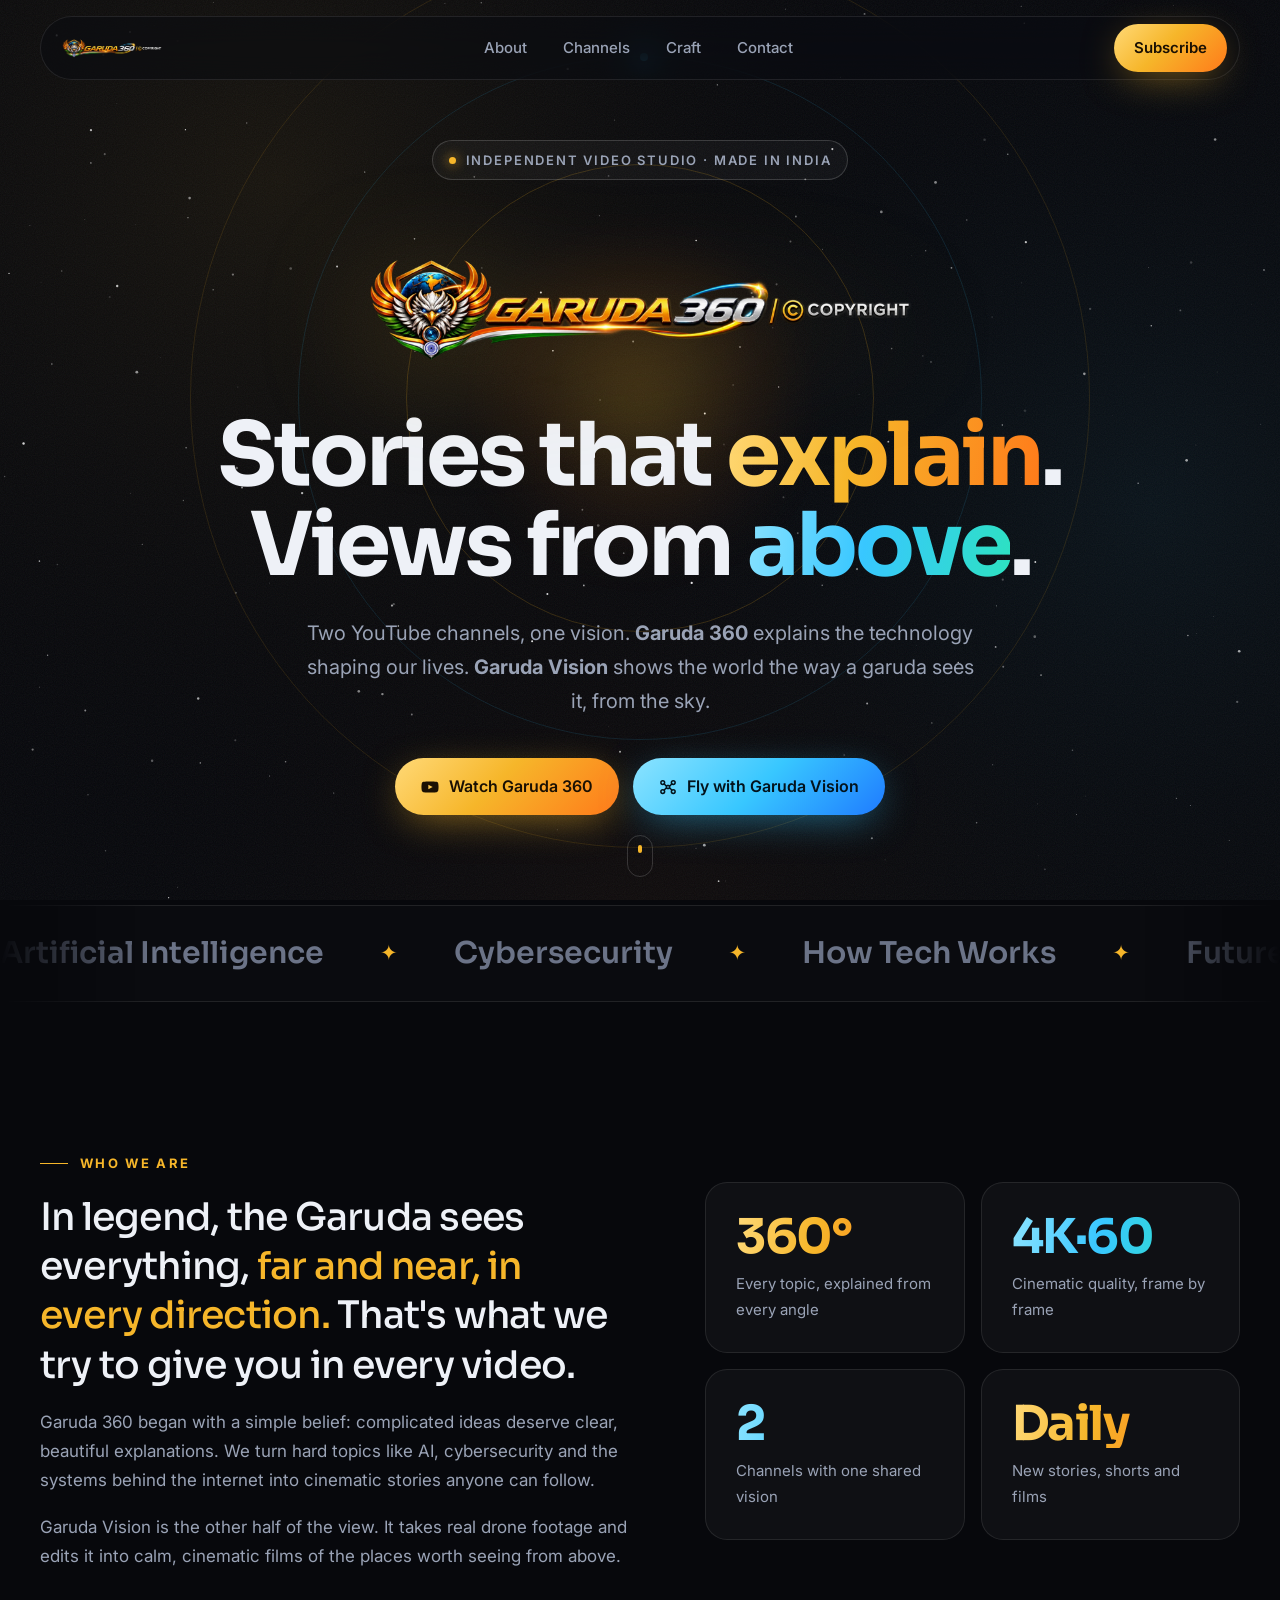
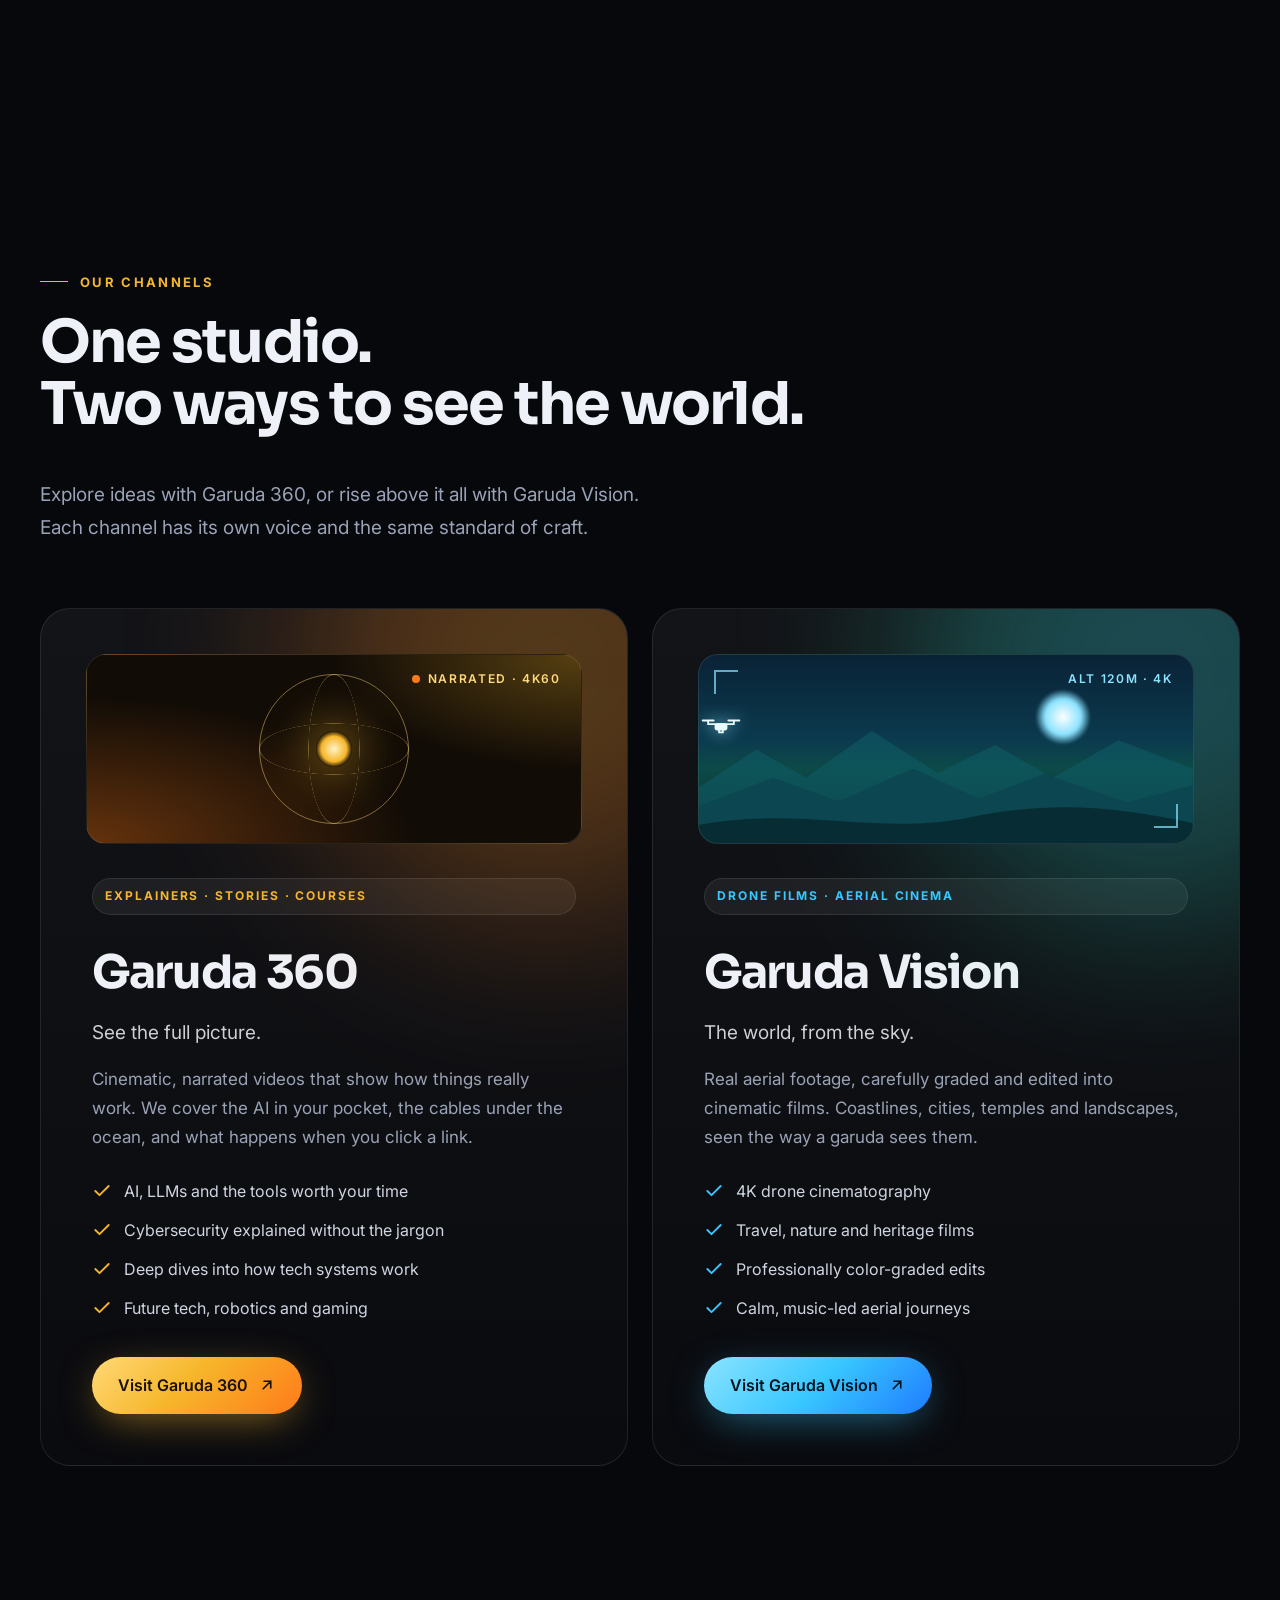
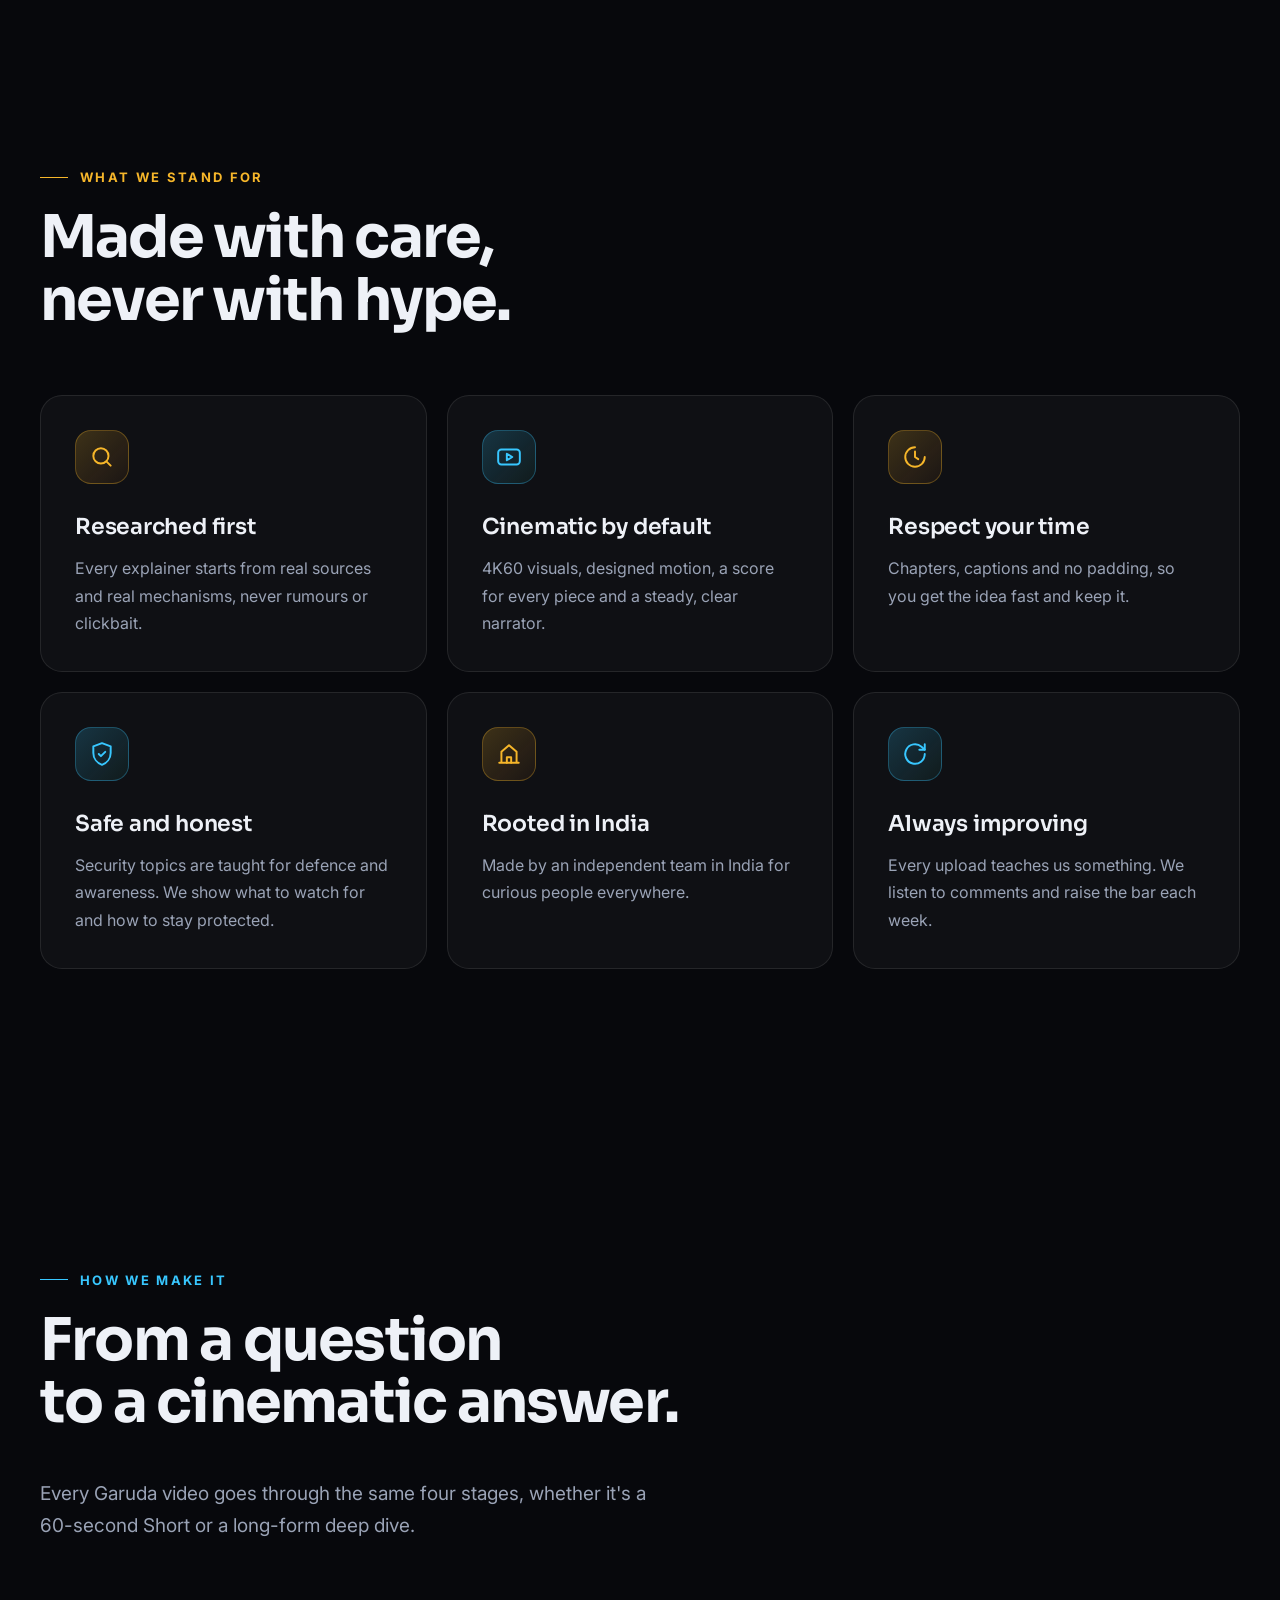
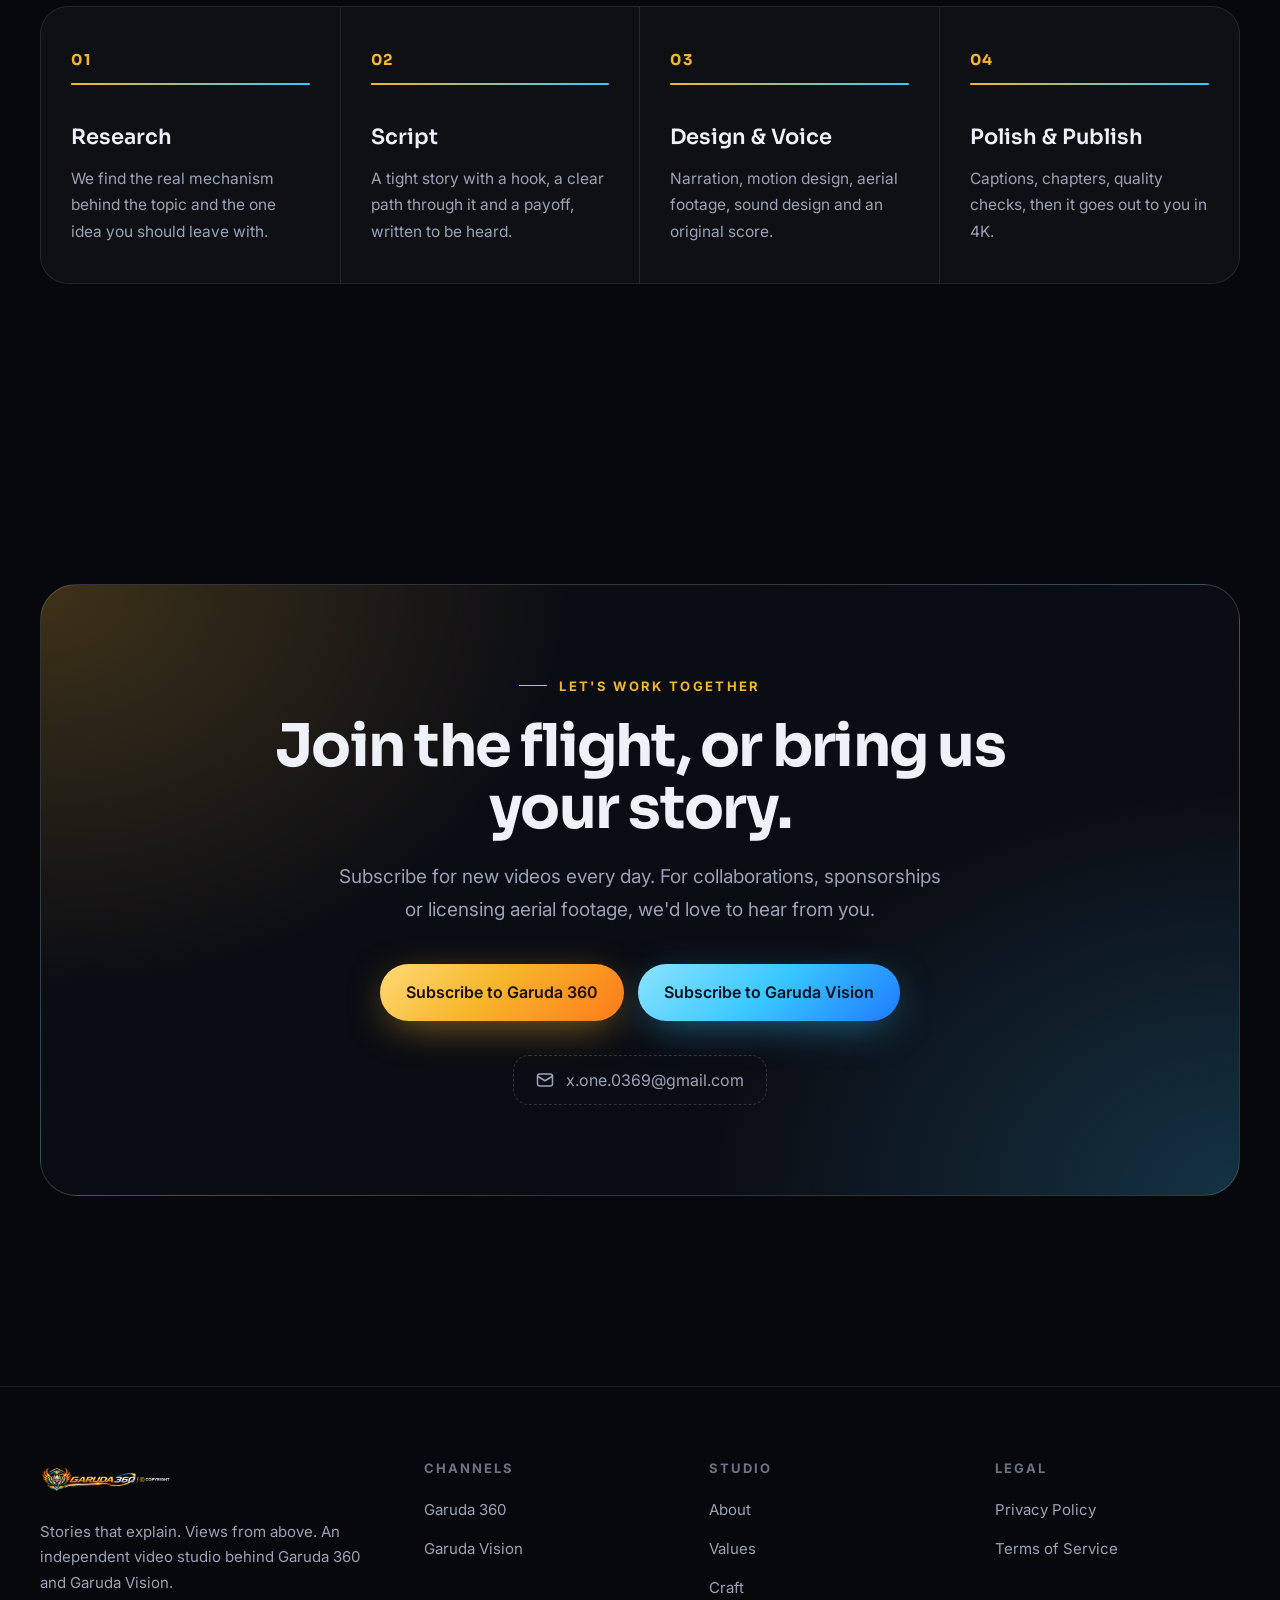
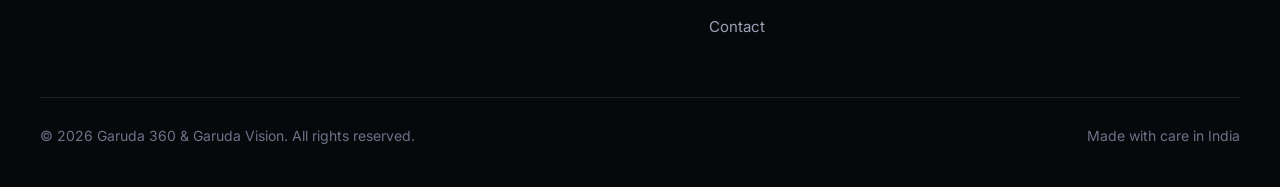
<file: index.html>
<!doctype html>
<html lang="en">
<head>
<meta charset="utf-8">
<meta name="viewport" content="width=device-width,initial-scale=1,viewport-fit=cover">
<title>Garuda 360 &amp; Garuda Vision: Stories that explain. Views from above.</title>
<meta name="description" content="Garuda 360 and Garuda Vision are two YouTube channels from one independent studio: cinematic explainers on technology, AI and cybersecurity, and cinematic drone films from above.">
<meta name="theme-color" content="#07080c">
<meta property="og:type" content="website">
<meta property="og:title" content="Garuda 360 & Garuda Vision">
<meta property="og:description" content="Stories that explain the world. Views from above.">
<meta property="og:image" content="assets/og.png">
<meta name="twitter:card" content="summary_large_image">
<link rel="icon" type="image/png" href="assets/favicon.png">
<link rel="apple-touch-icon" href="assets/favicon.png">
<link rel="preconnect" href="https://fonts.googleapis.com">
<link rel="preconnect" href="https://fonts.gstatic.com" crossorigin>
<link href="https://fonts.googleapis.com/css2?family=Inter:wght@400;500;600;700&family=Sora:wght@500;600;700&display=swap" rel="stylesheet">
<link rel="stylesheet" href="css/style.css">
</head>
<body>
<canvas id="sky" aria-hidden="true"></canvas>
<div class="grain" aria-hidden="true"></div>

<!-- ============ NAV ============ -->
<header class="nav" id="nav">
  <div class="wrap bar">
    <a class="brand" href="#top" aria-label="Garuda 360 home"><img src="assets/logo.png" alt="Garuda 360"></a>
    <nav class="links" id="links">
      <a href="#about">About</a>
      <a href="#channels">Channels</a>
      <a href="#craft">Craft</a>
      <a href="#contact">Contact</a>
    </nav>
    <a class="btn btn-gold cta" data-link="garuda360" href="https://www.youtube.com/channel/UCZ1MWcl46VDxFjN_WzUPRsQ?sub_confirmation=1" target="_blank" rel="noopener">Subscribe</a>
    <button class="burger" id="burger" aria-label="Open menu" aria-expanded="false"><span></span><span></span><span></span></button>
  </div>
</header>

<main id="top">
<!-- ============ HERO ============ -->
<section class="hero">
  <div class="halo" aria-hidden="true"><i></i><i></i><i></i><b></b></div>
  <div class="wrap">
    <span class="eyebrow rv"><span class="dot"></span>Independent video studio · Made in India</span>
    <img class="hero-logo rv d1" src="assets/logo.png" alt="Garuda 360 emblem">
    <h1 class="rv d2">Stories that <span class="grad-gold">explain</span>.<br>Views from <span class="grad-sky">above</span>.</h1>
    <p class="sub rv d3">Two YouTube channels, one vision. <b>Garuda 360</b> explains the technology shaping our lives. <b>Garuda Vision</b> shows the world the way a garuda sees it, from the sky.</p>
    <div class="actions rv d3">
      <a class="btn btn-gold" data-link="garuda360" href="https://www.youtube.com/channel/UCZ1MWcl46VDxFjN_WzUPRsQ" target="_blank" rel="noopener">
        <svg viewBox="0 0 24 24" fill="currentColor"><path d="M23 7.2a3 3 0 0 0-2.1-2.1C19 4.6 12 4.6 12 4.6s-7 0-8.9.5A3 3 0 0 0 1 7.2 31 31 0 0 0 .6 12a31 31 0 0 0 .4 4.8 3 3 0 0 0 2.1 2.1c1.9.5 8.9.5 8.9.5s7 0 8.9-.5a3 3 0 0 0 2.1-2.1 31 31 0 0 0 .4-4.8 31 31 0 0 0-.4-4.8ZM9.8 15V9l5.8 3-5.8 3Z"/></svg>
        Watch Garuda 360</a>
      <a class="btn btn-sky" data-link="garudaVision" href="https://www.youtube.com/@GarudaVision" target="_blank" rel="noopener">
        <svg viewBox="0 0 24 24" fill="none" stroke="currentColor" stroke-width="2" stroke-linecap="round"><circle cx="5" cy="6" r="2.5"/><circle cx="19" cy="6" r="2.5"/><circle cx="5" cy="18" r="2.5"/><circle cx="19" cy="18" r="2.5"/><path d="M7 8l3 3m4 0 3-3M7 16l3-3m4 0 3 3"/><rect x="10" y="10" width="4" height="4" rx="1"/></svg>
        Fly with Garuda Vision</a>
    </div>
  </div>
  <a class="scroll-cue" href="#about" aria-label="Scroll down"></a>
</section>

<div class="marquee" aria-hidden="true">
  <div class="track">
    <span>Artificial Intelligence</span><span>Cybersecurity</span><span>How Tech Works</span><span>Future Tech</span><span>Aerial Cinema</span><span>Landscapes from Above</span><span>Robotics</span><span>Gaming Tech</span>
    <span>Artificial Intelligence</span><span>Cybersecurity</span><span>How Tech Works</span><span>Future Tech</span><span>Aerial Cinema</span><span>Landscapes from Above</span><span>Robotics</span><span>Gaming Tech</span>
  </div>
</div>

<!-- ============ ABOUT ============ -->
<section id="about">
  <div class="wrap manifesto">
    <div>
      <div class="kicker rv">Who we are</div>
      <blockquote class="rv d1">In legend, the Garuda sees everything, <em>far and near, in every direction.</em> That's what we try to give you in every video.</blockquote>
      <p class="rv d2">Garuda 360 began with a simple belief: complicated ideas deserve clear, beautiful explanations. We turn hard topics like AI, cybersecurity and the systems behind the internet into cinematic stories anyone can follow.</p>
      <p class="rv d2">Garuda Vision is the other half of the view. It takes real drone footage and edits it into calm, cinematic films of the places worth seeing from above.</p>
    </div>
    <div class="stats">
      <div class="stat rv"><b class="grad-gold">360°</b><span>Every topic, explained from every angle</span></div>
      <div class="stat rv d1"><b class="grad-sky">4K·60</b><span>Cinematic quality, frame by frame</span></div>
      <div class="stat rv d2"><b class="grad-sky">2</b><span>Channels with one shared vision</span></div>
      <div class="stat rv d3"><b class="grad-gold">Daily</b><span>New stories, shorts and films</span></div>
    </div>
  </div>
</section>

<!-- ============ CHANNELS ============ -->
<section id="channels">
  <div class="wrap">
    <div class="head">
      <div>
        <div class="kicker rv">Our channels</div>
        <h2 class="rv d1">One studio.<br>Two ways to see the world.</h2>
      </div>
      <p class="lede rv d2">Explore ideas with Garuda 360, or rise above it all with Garuda Vision. Each channel has its own voice and the same standard of craft.</p>
    </div>

    <div class="channels">
      <!-- Garuda 360 -->
      <article class="ch c360 rv" data-tilt>
        <div class="glow"></div>
        <div class="visual v360" aria-hidden="true">
          <div class="orb"><i></i></div>
          <div class="bars"><span style="animation-delay:-.2s"></span><span style="animation-delay:-.6s"></span><span style="animation-delay:-.1s"></span><span style="animation-delay:-.9s"></span><span style="animation-delay:-.4s"></span><span style="animation-delay:-.7s"></span><span style="animation-delay:-.3s"></span></div>
          <div class="rec">NARRATED · 4K60</div>
        </div>
        <span class="label">Explainers · Stories · Courses</span>
        <h3>Garuda 360</h3>
        <div class="tagline">See the full picture.</div>
        <p class="desc">Cinematic, narrated videos that show how things really work. We cover the AI in your pocket, the cables under the ocean, and what happens when you click a link.</p>
        <ul>
          <li><svg viewBox="0 0 24 24" fill="none" stroke="currentColor" stroke-width="2.2" stroke-linecap="round" stroke-linejoin="round"><path d="M20 6 9 17l-5-5"/></svg>AI, LLMs and the tools worth your time</li>
          <li><svg viewBox="0 0 24 24" fill="none" stroke="currentColor" stroke-width="2.2" stroke-linecap="round" stroke-linejoin="round"><path d="M20 6 9 17l-5-5"/></svg>Cybersecurity explained without the jargon</li>
          <li><svg viewBox="0 0 24 24" fill="none" stroke="currentColor" stroke-width="2.2" stroke-linecap="round" stroke-linejoin="round"><path d="M20 6 9 17l-5-5"/></svg>Deep dives into how tech systems work</li>
          <li><svg viewBox="0 0 24 24" fill="none" stroke="currentColor" stroke-width="2.2" stroke-linecap="round" stroke-linejoin="round"><path d="M20 6 9 17l-5-5"/></svg>Future tech, robotics and gaming</li>
        </ul>
        <a class="btn btn-gold" data-link="garuda360" href="https://www.youtube.com/channel/UCZ1MWcl46VDxFjN_WzUPRsQ" target="_blank" rel="noopener">Visit Garuda 360
          <svg viewBox="0 0 24 24" fill="none" stroke="currentColor" stroke-width="2.2" stroke-linecap="round"><path d="M7 17 17 7M8 7h9v9"/></svg></a>
      </article>

      <!-- Garuda Vision -->
      <article class="ch cvis rv d1" data-tilt>
        <div class="glow"></div>
        <div class="visual vvis" aria-hidden="true">
          <div class="sun"></div>
          <svg class="terrain" viewBox="0 0 600 140" preserveAspectRatio="none">
            <path d="M0 80 L70 40 L130 70 L210 20 L290 65 L360 35 L430 70 L510 30 L600 60 V140 H0Z" fill="#0f5d68" opacity=".55"/>
            <path d="M0 100 L90 70 L170 95 L260 60 L340 92 L420 66 L520 96 L600 78 V140 H0Z" fill="#0c4650"/>
            <path d="M0 120 C120 100 220 132 330 112 S520 104 600 118 V140 H0Z" fill="#082c33"/>
          </svg>
          <svg class="drone" viewBox="0 0 48 24" fill="none" stroke="currentColor" stroke-width="2" stroke-linecap="round"><path d="M4 6h12M32 6h12M10 6v4h28V6"/><rect x="18" y="10" width="12" height="6" rx="2" fill="currentColor"/><path d="M22 16v3h4v-3"/></svg>
          <div class="hud"></div>
          <div class="alt">ALT 120M · 4K</div>
        </div>
        <span class="label">Drone films · Aerial cinema</span>
        <h3>Garuda Vision</h3>
        <div class="tagline">The world, from the sky.</div>
        <p class="desc">Real aerial footage, carefully graded and edited into cinematic films. Coastlines, cities, temples and landscapes, seen the way a garuda sees them.</p>
        <ul>
          <li><svg viewBox="0 0 24 24" fill="none" stroke="currentColor" stroke-width="2.2" stroke-linecap="round" stroke-linejoin="round"><path d="M20 6 9 17l-5-5"/></svg>4K drone cinematography</li>
          <li><svg viewBox="0 0 24 24" fill="none" stroke="currentColor" stroke-width="2.2" stroke-linecap="round" stroke-linejoin="round"><path d="M20 6 9 17l-5-5"/></svg>Travel, nature and heritage films</li>
          <li><svg viewBox="0 0 24 24" fill="none" stroke="currentColor" stroke-width="2.2" stroke-linecap="round" stroke-linejoin="round"><path d="M20 6 9 17l-5-5"/></svg>Professionally color-graded edits</li>
          <li><svg viewBox="0 0 24 24" fill="none" stroke="currentColor" stroke-width="2.2" stroke-linecap="round" stroke-linejoin="round"><path d="M20 6 9 17l-5-5"/></svg>Calm, music-led aerial journeys</li>
        </ul>
        <a class="btn btn-sky" data-link="garudaVision" href="https://www.youtube.com/@GarudaVision" target="_blank" rel="noopener">Visit Garuda Vision
          <svg viewBox="0 0 24 24" fill="none" stroke="currentColor" stroke-width="2.2" stroke-linecap="round"><path d="M7 17 17 7M8 7h9v9"/></svg></a>
      </article>
    </div>
  </div>
</section>

<!-- ============ VALUES ============ -->
<section id="values">
  <div class="wrap">
    <div class="head">
      <div>
        <div class="kicker rv">What we stand for</div>
        <h2 class="rv d1">Made with care,<br>never with hype.</h2>
      </div>
    </div>
    <div class="pillars">
      <div class="pillar rv"><div class="ic"><svg viewBox="0 0 24 24" fill="none" stroke="currentColor" stroke-width="1.8" stroke-linecap="round" stroke-linejoin="round"><circle cx="11" cy="11" r="7"/><path d="m20 20-3.5-3.5"/></svg></div><h3>Researched first</h3><p>Every explainer starts from real sources and real mechanisms, never rumours or clickbait.</p></div>
      <div class="pillar rv d1"><div class="ic"><svg viewBox="0 0 24 24" fill="none" stroke="currentColor" stroke-width="1.8" stroke-linecap="round" stroke-linejoin="round"><rect x="2" y="5" width="20" height="14" rx="3"/><path d="m10 9 5 3-5 3z"/></svg></div><h3>Cinematic by default</h3><p>4K60 visuals, designed motion, a score for every piece and a steady, clear narrator.</p></div>
      <div class="pillar rv d2"><div class="ic"><svg viewBox="0 0 24 24" fill="none" stroke="currentColor" stroke-width="1.8" stroke-linecap="round" stroke-linejoin="round"><path d="M12 3a9 9 0 1 0 9 9"/><path d="M12 7v5l3 2"/></svg></div><h3>Respect your time</h3><p>Chapters, captions and no padding, so you get the idea fast and keep it.</p></div>
      <div class="pillar rv"><div class="ic"><svg viewBox="0 0 24 24" fill="none" stroke="currentColor" stroke-width="1.8" stroke-linecap="round" stroke-linejoin="round"><path d="M12 2 4 5v6c0 5 3.4 9.3 8 11 4.6-1.7 8-6 8-11V5z"/><path d="m9 12 2 2 4-4"/></svg></div><h3>Safe and honest</h3><p>Security topics are taught for defence and awareness. We show what to watch for and how to stay protected.</p></div>
      <div class="pillar rv d1"><div class="ic"><svg viewBox="0 0 24 24" fill="none" stroke="currentColor" stroke-width="1.8" stroke-linecap="round" stroke-linejoin="round"><path d="M3 20h18M5 20V10l7-6 7 6v10"/><path d="M10 20v-5h4v5"/></svg></div><h3>Rooted in India</h3><p>Made by an independent team in India for curious people everywhere.</p></div>
      <div class="pillar rv d2"><div class="ic"><svg viewBox="0 0 24 24" fill="none" stroke="currentColor" stroke-width="1.8" stroke-linecap="round" stroke-linejoin="round"><path d="M21 12a9 9 0 1 1-3-6.7L21 8"/><path d="M21 3v5h-5"/></svg></div><h3>Always improving</h3><p>Every upload teaches us something. We listen to comments and raise the bar each week.</p></div>
    </div>
  </div>
</section>

<!-- ============ CRAFT ============ -->
<section id="craft">
  <div class="wrap">
    <div class="head">
      <div>
        <div class="kicker sky rv">How we make it</div>
        <h2 class="rv d1">From a question<br>to a cinematic answer.</h2>
      </div>
      <p class="lede rv d2">Every Garuda video goes through the same four stages, whether it's a 60-second Short or a long-form deep dive.</p>
    </div>
    <div class="steps rv" id="steps">
      <div class="step"><div class="line"></div><h4>Research</h4><p>We find the real mechanism behind the topic and the one idea you should leave with.</p></div>
      <div class="step"><div class="line"></div><h4>Script</h4><p>A tight story with a hook, a clear path through it and a payoff, written to be heard.</p></div>
      <div class="step"><div class="line"></div><h4>Design &amp; Voice</h4><p>Narration, motion design, aerial footage, sound design and an original score.</p></div>
      <div class="step"><div class="line"></div><h4>Polish &amp; Publish</h4><p>Captions, chapters, quality checks, then it goes out to you in 4K.</p></div>
    </div>
  </div>
</section>

<!-- ============ CONTACT ============ -->
<section id="contact">
  <div class="wrap">
    <div class="cta-card rv">
      <div class="kicker rv" style="justify-content:center">Let's work together</div>
      <h2>Join the flight, or bring us your story.</h2>
      <p class="lede">Subscribe for new videos every day. For collaborations, sponsorships or licensing aerial footage, we'd love to hear from you.</p>
      <div class="actions">
        <a class="btn btn-gold" data-link="garuda360" data-sub href="https://www.youtube.com/channel/UCZ1MWcl46VDxFjN_WzUPRsQ?sub_confirmation=1" target="_blank" rel="noopener">Subscribe to Garuda 360</a>
        <a class="btn btn-sky" data-link="garudaVision" data-sub href="https://www.youtube.com/@GarudaVision?sub_confirmation=1" target="_blank" rel="noopener">Subscribe to Garuda Vision</a>
      </div>
      <button class="mail" id="mail" type="button" aria-label="Copy email address">
        <svg viewBox="0 0 24 24" fill="none" stroke="currentColor" stroke-width="2" stroke-linecap="round" stroke-linejoin="round"><rect x="2" y="4" width="20" height="16" rx="3"/><path d="m22 7-10 6L2 7"/></svg>
        <span id="mailText"></span>
      </button>
    </div>
  </div>
</section>
</main>

<!-- ============ FOOTER ============ -->
<footer>
  <div class="wrap">
    <div class="foot">
      <div>
        <img src="assets/logo.png" alt="Garuda 360">
        <p>Stories that explain. Views from above. An independent video studio behind Garuda 360 and Garuda Vision.</p>
      </div>
      <div><h5>Channels</h5><ul>
        <li><a data-link="garuda360" href="https://www.youtube.com/channel/UCZ1MWcl46VDxFjN_WzUPRsQ" target="_blank" rel="noopener">Garuda 360</a></li>
        <li><a data-link="garudaVision" href="https://www.youtube.com/@GarudaVision" target="_blank" rel="noopener">Garuda Vision</a></li>
      </ul></div>
      <div><h5>Studio</h5><ul>
        <li><a href="#about">About</a></li><li><a href="#values">Values</a></li><li><a href="#craft">Craft</a></li><li><a href="#contact">Contact</a></li>
      </ul></div>
      <div><h5>Legal</h5><ul>
        <li><a href="privacy.html">Privacy Policy</a></li><li><a href="terms.html">Terms of Service</a></li>
      </ul></div>
    </div>
    <div class="legal"><span>© <span class="year">2026</span> Garuda 360 &amp; Garuda Vision. All rights reserved.</span><span>Made with care in India</span></div>
  </div>
</footer>

<div class="toast" id="toast">Email copied</div>
<script src="js/main.js"></script>
</body>
</html>
</file>
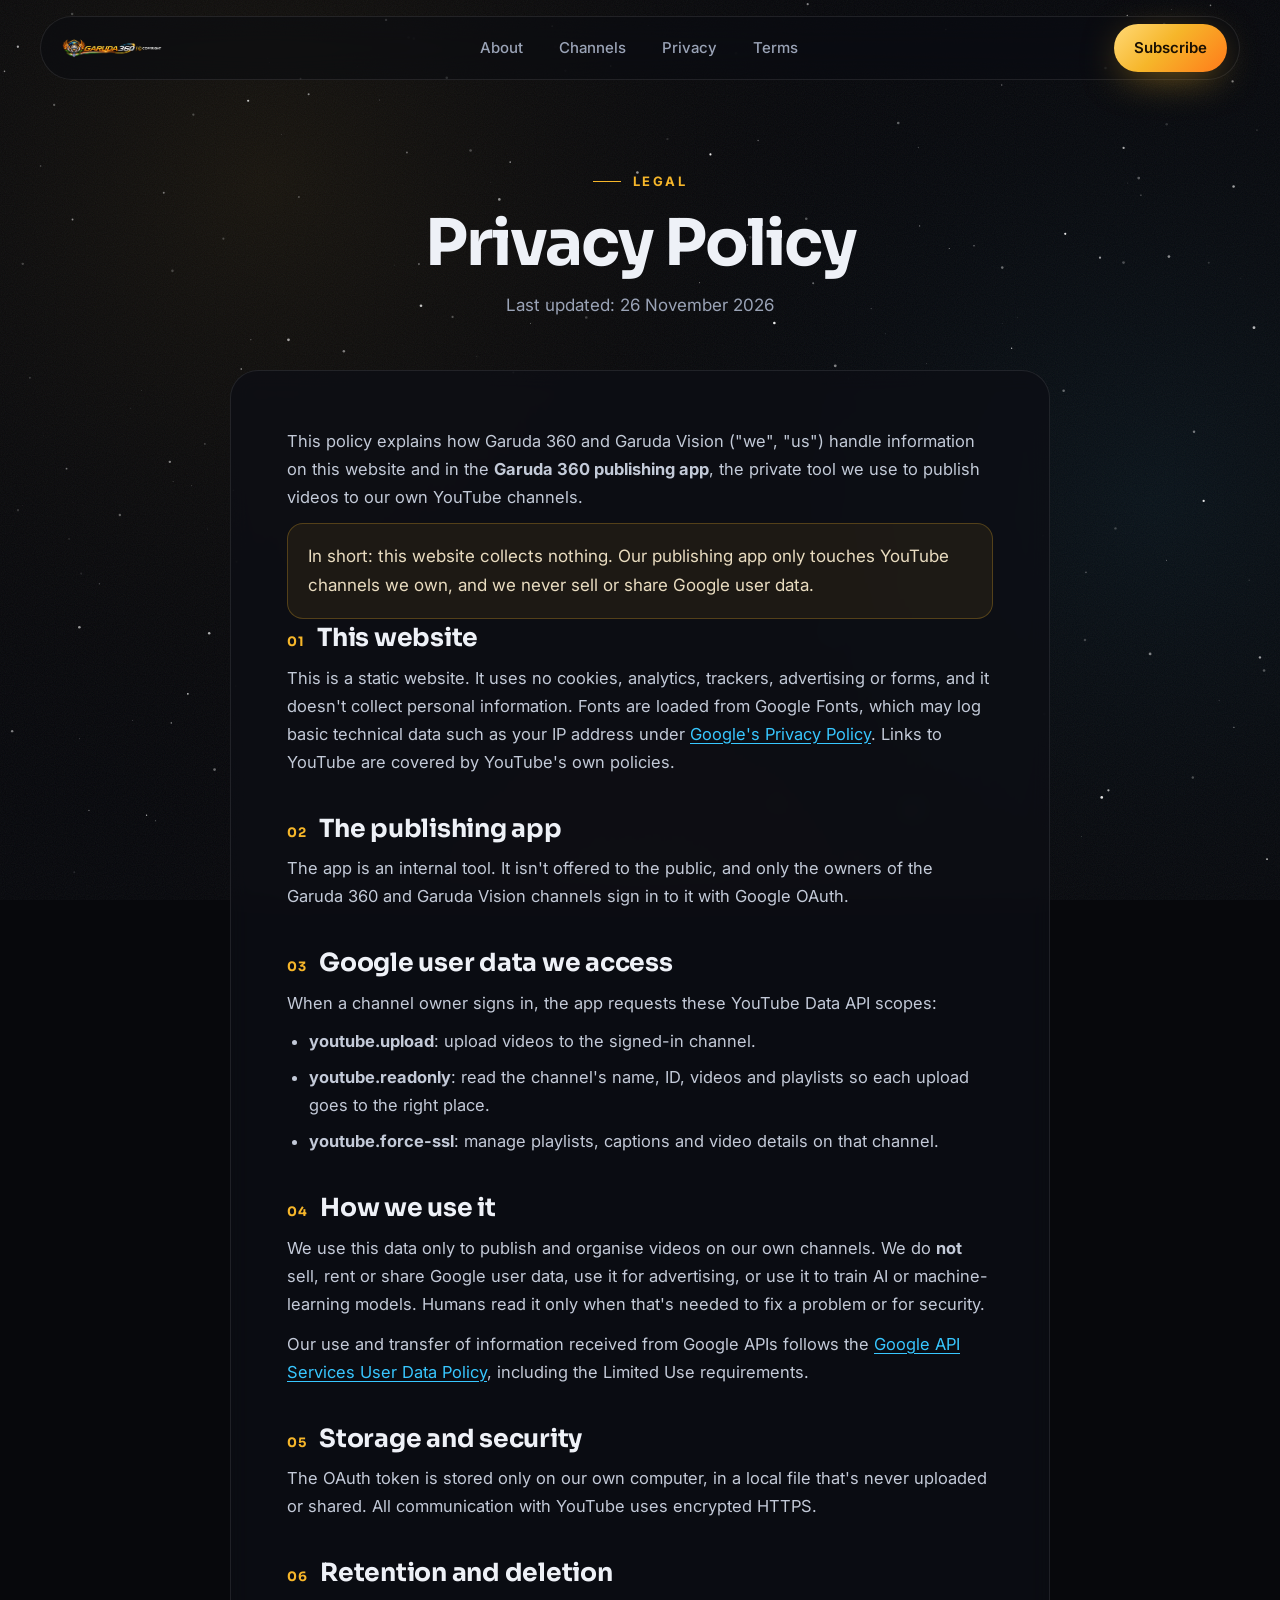
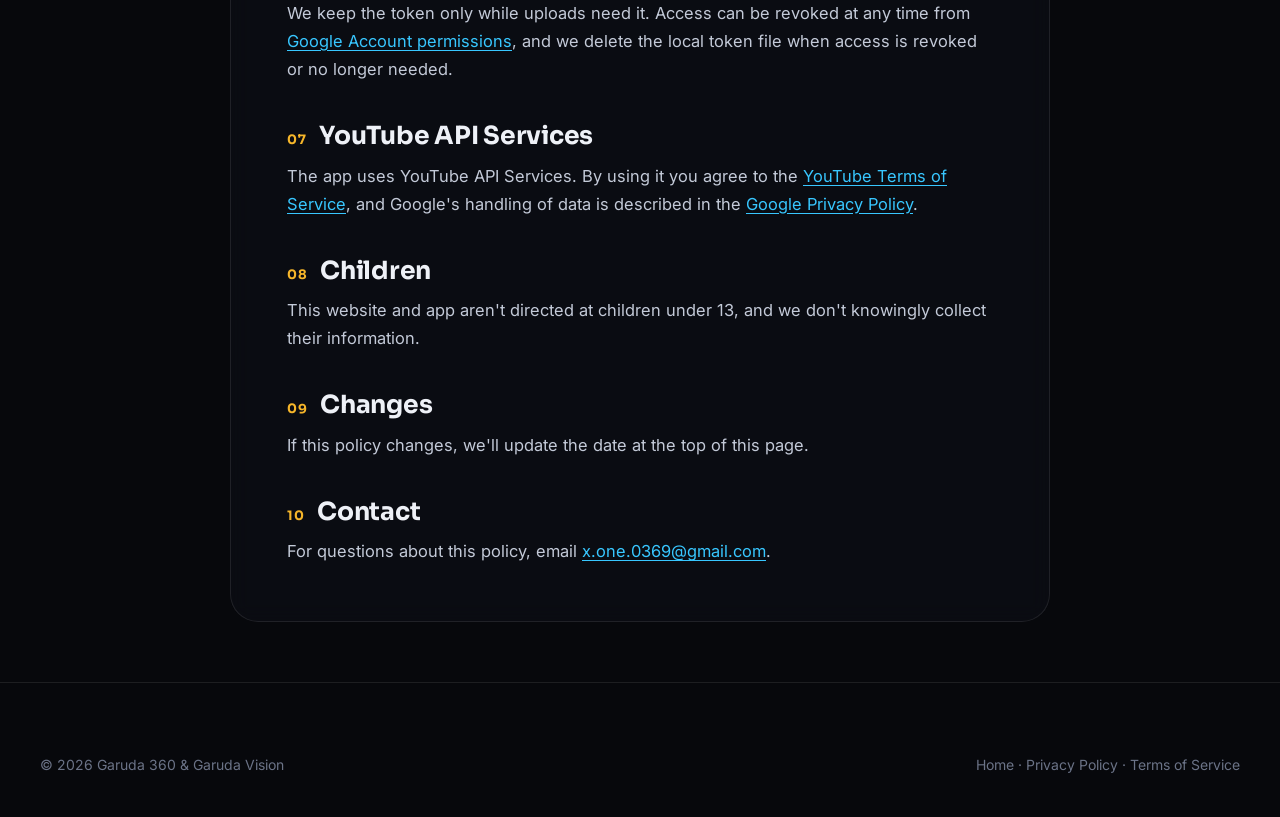
<file: privacy.html>
<!doctype html>
<html lang="en">
<head>
<meta charset="utf-8">
<meta name="viewport" content="width=device-width,initial-scale=1,viewport-fit=cover">
<title>Privacy Policy · Garuda 360 &amp; Garuda Vision</title>
<meta name="theme-color" content="#07080c">
<link rel="icon" type="image/png" href="assets/favicon.png">
<link rel="preconnect" href="https://fonts.googleapis.com">
<link rel="preconnect" href="https://fonts.gstatic.com" crossorigin>
<link href="https://fonts.googleapis.com/css2?family=Inter:wght@400;500;600;700&family=Sora:wght@500;600;700&display=swap" rel="stylesheet">
<link rel="stylesheet" href="css/style.css">
</head>
<body>
<canvas id="sky" aria-hidden="true"></canvas>
<div class="grain" aria-hidden="true"></div>
<header class="nav" id="nav">
  <div class="wrap bar">
    <a class="brand" href="index.html" aria-label="Home"><img src="assets/logo.png" alt="Garuda 360"></a>
    <nav class="links" id="links">
      <a href="index.html#about">About</a><a href="index.html#channels">Channels</a><a href="privacy.html">Privacy</a><a href="terms.html">Terms</a>
    </nav>
    <a class="btn btn-gold cta" data-link="garuda360" href="https://www.youtube.com/channel/UCZ1MWcl46VDxFjN_WzUPRsQ?sub_confirmation=1" target="_blank" rel="noopener">Subscribe</a>
    <button class="burger" id="burger" aria-label="Open menu" aria-expanded="false"><span></span><span></span><span></span></button>
  </div>
</header>
<main>
<div class="doc-hero wrap"><div class="kicker" style="justify-content:center">Legal</div><h1>Privacy Policy</h1><p>Last updated: 26 November 2026</p></div>
<article class="doc">
<p>This policy explains how Garuda 360 and Garuda Vision ("we", "us") handle information on this website and in the <b>Garuda 360 publishing app</b>, the private tool we use to publish videos to our own YouTube channels.</p>
<div class="note">In short: this website collects nothing. Our publishing app only touches YouTube channels we own, and we never sell or share Google user data.</div>
<h2><small>01</small>This website</h2>
<p>This is a static website. It uses no cookies, analytics, trackers, advertising or forms, and it doesn't collect personal information. Fonts are loaded from Google Fonts, which may log basic technical data such as your IP address under <a href="https://policies.google.com/privacy" target="_blank" rel="noopener">Google's Privacy Policy</a>. Links to YouTube are covered by YouTube's own policies.</p>
<h2><small>02</small>The publishing app</h2>
<p>The app is an internal tool. It isn't offered to the public, and only the owners of the Garuda 360 and Garuda Vision channels sign in to it with Google OAuth.</p>
<h2><small>03</small>Google user data we access</h2>
<p>When a channel owner signs in, the app requests these YouTube Data API scopes:</p>
<ul><li><b>youtube.upload</b>: upload videos to the signed-in channel.</li>
<li><b>youtube.readonly</b>: read the channel's name, ID, videos and playlists so each upload goes to the right place.</li>
<li><b>youtube.force-ssl</b>: manage playlists, captions and video details on that channel.</li></ul>
<h2><small>04</small>How we use it</h2>
<p>We use this data only to publish and organise videos on our own channels. We do <b>not</b> sell, rent or share Google user data, use it for advertising, or use it to train AI or machine-learning models. Humans read it only when that's needed to fix a problem or for security.</p>
<p>Our use and transfer of information received from Google APIs follows the <a href="https://developers.google.com/terms/api-services-user-data-policy" target="_blank" rel="noopener">Google API Services User Data Policy</a>, including the Limited Use requirements.</p>
<h2><small>05</small>Storage and security</h2>
<p>The OAuth token is stored only on our own computer, in a local file that's never uploaded or shared. All communication with YouTube uses encrypted HTTPS.</p>
<h2><small>06</small>Retention and deletion</h2>
<p>We keep the token only while uploads need it. Access can be revoked at any time from <a href="https://myaccount.google.com/permissions" target="_blank" rel="noopener">Google Account permissions</a>, and we delete the local token file when access is revoked or no longer needed.</p>
<h2><small>07</small>YouTube API Services</h2>
<p>The app uses YouTube API Services. By using it you agree to the <a href="https://www.youtube.com/t/terms" target="_blank" rel="noopener">YouTube Terms of Service</a>, and Google's handling of data is described in the <a href="https://policies.google.com/privacy" target="_blank" rel="noopener">Google Privacy Policy</a>.</p>
<h2><small>08</small>Children</h2>
<p>This website and app aren't directed at children under 13, and we don't knowingly collect their information.</p>
<h2><small>09</small>Changes</h2>
<p>If this policy changes, we'll update the date at the top of this page.</p>
<h2><small>10</small>Contact</h2>
<p>For questions about this policy, email <a data-email href="#">us</a>.</p>
</article>
</main>
<footer>
  <div class="wrap">
    <div class="legal" style="margin-top:0;border-top:0;padding-top:0"><span>© <span class="year">2026</span> Garuda 360 &amp; Garuda Vision</span>
    <span><a href="index.html">Home</a> · <a href="privacy.html">Privacy Policy</a> · <a href="terms.html">Terms of Service</a></span></div>
  </div>
</footer>
<div class="toast" id="toast"></div>
<script src="js/main.js"></script>
</body>
</html>
</file>
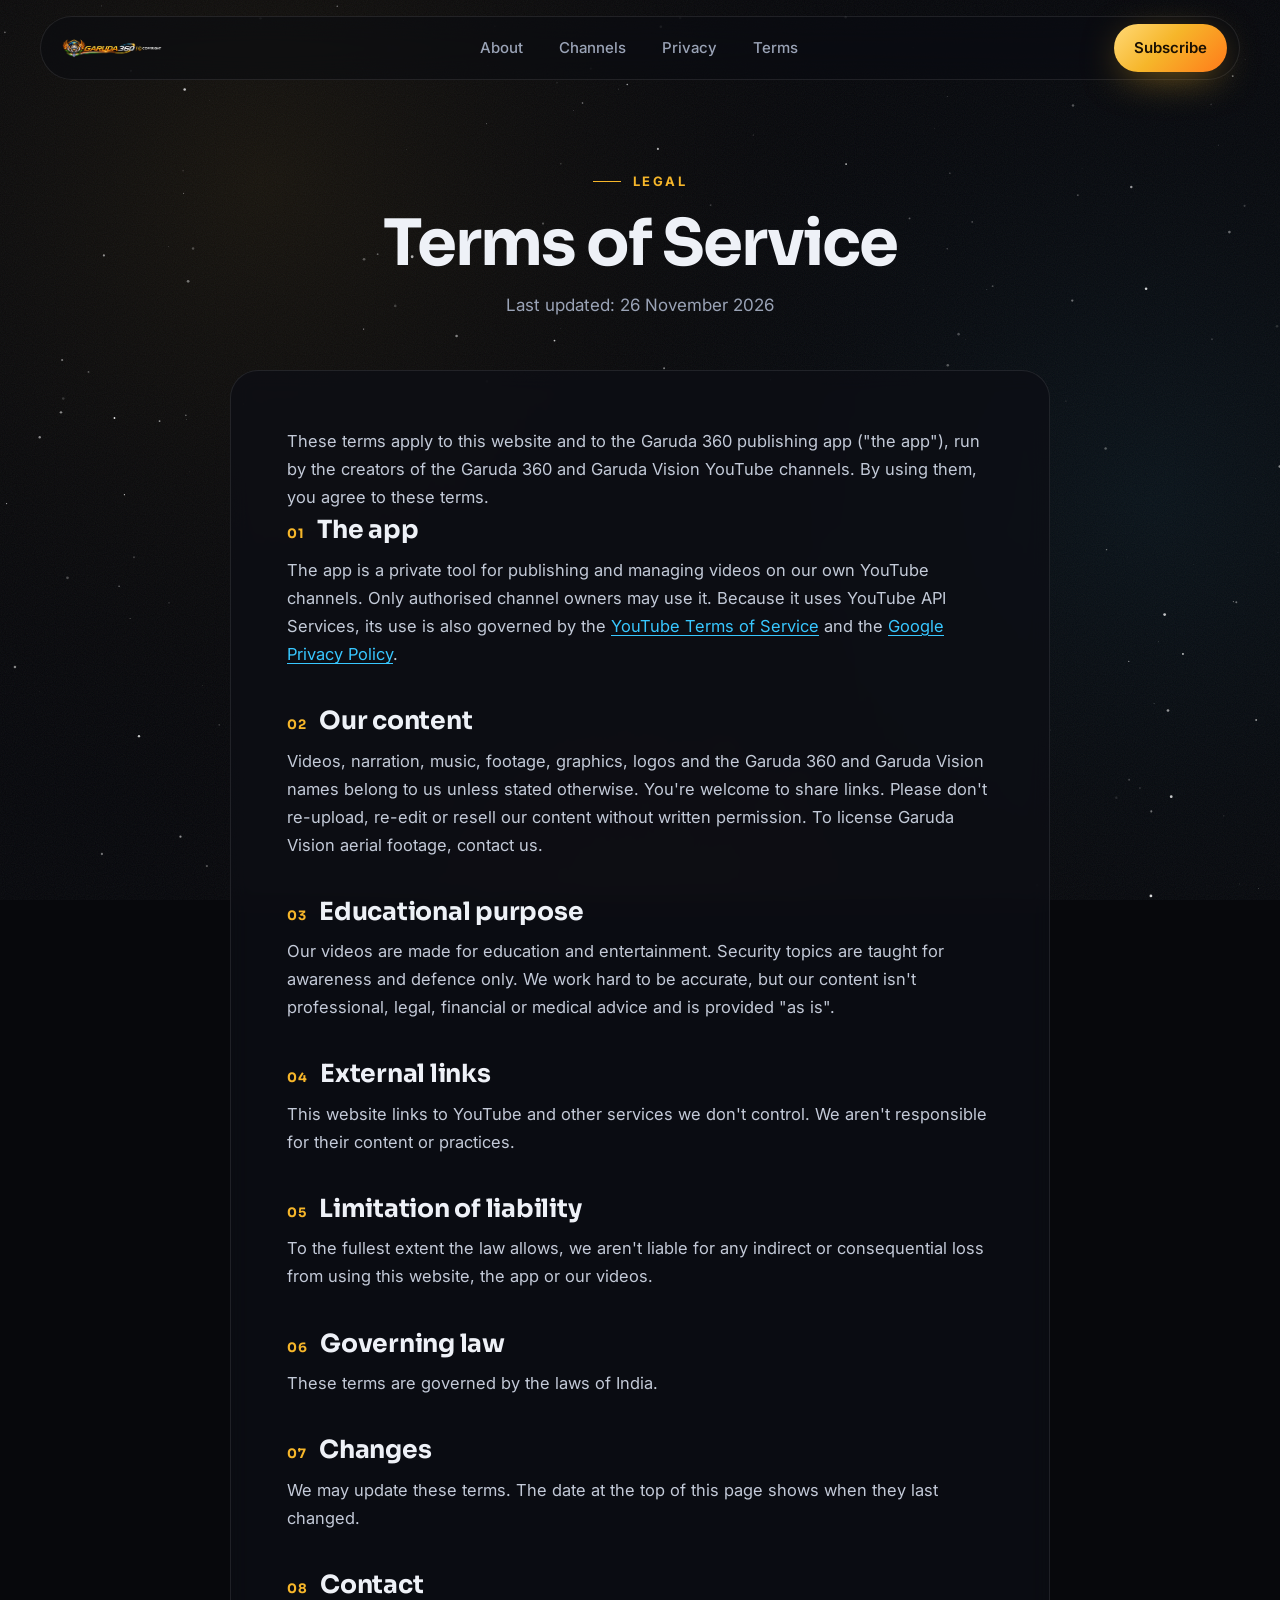
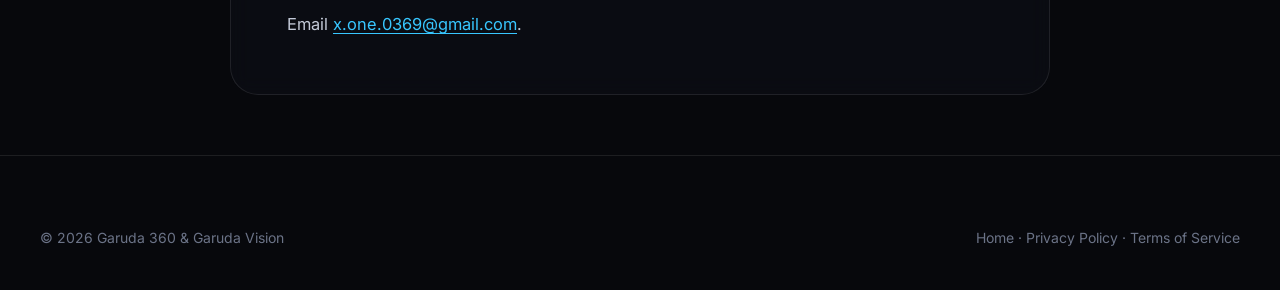
<file: terms.html>
<!doctype html>
<html lang="en">
<head>
<meta charset="utf-8">
<meta name="viewport" content="width=device-width,initial-scale=1,viewport-fit=cover">
<title>Terms of Service · Garuda 360 &amp; Garuda Vision</title>
<meta name="theme-color" content="#07080c">
<link rel="icon" type="image/png" href="assets/favicon.png">
<link rel="preconnect" href="https://fonts.googleapis.com">
<link rel="preconnect" href="https://fonts.gstatic.com" crossorigin>
<link href="https://fonts.googleapis.com/css2?family=Inter:wght@400;500;600;700&family=Sora:wght@500;600;700&display=swap" rel="stylesheet">
<link rel="stylesheet" href="css/style.css">
</head>
<body>
<canvas id="sky" aria-hidden="true"></canvas>
<div class="grain" aria-hidden="true"></div>
<header class="nav" id="nav">
  <div class="wrap bar">
    <a class="brand" href="index.html" aria-label="Home"><img src="assets/logo.png" alt="Garuda 360"></a>
    <nav class="links" id="links">
      <a href="index.html#about">About</a><a href="index.html#channels">Channels</a><a href="privacy.html">Privacy</a><a href="terms.html">Terms</a>
    </nav>
    <a class="btn btn-gold cta" data-link="garuda360" href="https://www.youtube.com/channel/UCZ1MWcl46VDxFjN_WzUPRsQ?sub_confirmation=1" target="_blank" rel="noopener">Subscribe</a>
    <button class="burger" id="burger" aria-label="Open menu" aria-expanded="false"><span></span><span></span><span></span></button>
  </div>
</header>
<main>
<div class="doc-hero wrap"><div class="kicker" style="justify-content:center">Legal</div><h1>Terms of Service</h1><p>Last updated: 26 November 2026</p></div>
<article class="doc">
<p>These terms apply to this website and to the Garuda 360 publishing app ("the app"), run by the creators of the Garuda 360 and Garuda Vision YouTube channels. By using them, you agree to these terms.</p>
<h2><small>01</small>The app</h2>
<p>The app is a private tool for publishing and managing videos on our own YouTube channels. Only authorised channel owners may use it. Because it uses YouTube API Services, its use is also governed by the <a href="https://www.youtube.com/t/terms" target="_blank" rel="noopener">YouTube Terms of Service</a> and the <a href="https://policies.google.com/privacy" target="_blank" rel="noopener">Google Privacy Policy</a>.</p>
<h2><small>02</small>Our content</h2>
<p>Videos, narration, music, footage, graphics, logos and the Garuda 360 and Garuda Vision names belong to us unless stated otherwise. You're welcome to share links. Please don't re-upload, re-edit or resell our content without written permission. To license Garuda Vision aerial footage, contact us.</p>
<h2><small>03</small>Educational purpose</h2>
<p>Our videos are made for education and entertainment. Security topics are taught for awareness and defence only. We work hard to be accurate, but our content isn't professional, legal, financial or medical advice and is provided "as is".</p>
<h2><small>04</small>External links</h2>
<p>This website links to YouTube and other services we don't control. We aren't responsible for their content or practices.</p>
<h2><small>05</small>Limitation of liability</h2>
<p>To the fullest extent the law allows, we aren't liable for any indirect or consequential loss from using this website, the app or our videos.</p>
<h2><small>06</small>Governing law</h2>
<p>These terms are governed by the laws of India.</p>
<h2><small>07</small>Changes</h2>
<p>We may update these terms. The date at the top of this page shows when they last changed.</p>
<h2><small>08</small>Contact</h2>
<p>Email <a data-email href="#">us</a>.</p>
</article>
</main>
<footer>
  <div class="wrap">
    <div class="legal" style="margin-top:0;border-top:0;padding-top:0"><span>© <span class="year">2026</span> Garuda 360 &amp; Garuda Vision</span>
    <span><a href="index.html">Home</a> · <a href="privacy.html">Privacy Policy</a> · <a href="terms.html">Terms of Service</a></span></div>
  </div>
</footer>
<div class="toast" id="toast"></div>
<script src="js/main.js"></script>
</body>
</html>
</file>
<file: css/style.css>
/* Garuda 360 & Garuda Vision — brand site */
:root{
  --bg:#07080c; --bg2:#0c0e15; --panel:rgba(255,255,255,.035); --panel-2:rgba(255,255,255,.06);
  --line:rgba(255,255,255,.09); --line-2:rgba(255,255,255,.16);
  --text:#eef1f7; --muted:#9aa3b6; --dim:#6b7387;
  --gold:#f6b62a; --gold-2:#ffd977; --ember:#ff7a1a;
  --sky:#38c7ff; --sky-2:#8be3ff; --teal:#2de2c0;
  --radius:22px; --ease:cubic-bezier(.2,.8,.2,1);
  --display:"Sora",system-ui,sans-serif; --body:"Inter",system-ui,-apple-system,"Segoe UI",Roboto,sans-serif;
}
*{box-sizing:border-box;margin:0;padding:0}
html{scroll-behavior:smooth;-webkit-text-size-adjust:100%}
body{background:var(--bg);color:var(--text);font:400 17px/1.7 var(--body);overflow-x:hidden;-webkit-font-smoothing:antialiased}
img{max-width:100%;display:block}
a{color:inherit;text-decoration:none}
::selection{background:var(--gold);color:#120c02}
.wrap{width:min(1200px,100% - 40px);margin-inline:auto}

/* ---------- background ---------- */
#sky{position:fixed;inset:0;z-index:-2;width:100%;height:100%}
.grain{position:fixed;inset:0;z-index:-1;pointer-events:none;opacity:.06;
  background-image:url("data:image/svg+xml,%3Csvg xmlns='http://www.w3.org/2000/svg' width='160' height='160'%3E%3Cfilter id='n'%3E%3CfeTurbulence type='fractalNoise' baseFrequency='.9' numOctaves='3' stitchTiles='stitch'/%3E%3C/filter%3E%3Crect width='100%25' height='100%25' filter='url(%23n)'/%3E%3C/svg%3E")}

/* ---------- nav ---------- */
.nav{position:fixed;inset:16px 0 auto;z-index:50;transition:transform .4s var(--ease)}
.nav .bar{display:flex;align-items:center;justify-content:space-between;gap:20px;height:64px;padding:0 12px 0 20px;
  border:1px solid var(--line);border-radius:999px;background:rgba(10,12,18,.55);backdrop-filter:blur(18px) saturate(140%);-webkit-backdrop-filter:blur(18px) saturate(140%);
  transition:background .3s,border-color .3s}
.nav.scrolled .bar{background:rgba(10,12,18,.82);border-color:var(--line-2)}
.brand img{height:34px;width:auto}
.links{display:flex;gap:4px}
.links a{padding:9px 16px;border-radius:999px;color:var(--muted);font-weight:500;font-size:15px;transition:color .2s,background .2s}
.links a:hover{color:var(--text);background:var(--panel-2)}
.nav .cta{padding:11px 20px;font-size:15px}
.burger{display:none;width:44px;height:44px;border-radius:50%;border:1px solid var(--line);background:none;color:var(--text);cursor:pointer}
.burger span{display:block;width:18px;height:2px;background:currentColor;margin:4px auto;border-radius:2px;transition:transform .3s,opacity .3s}
.nav.open .burger span:nth-child(1){transform:translateY(6px) rotate(45deg)}
.nav.open .burger span:nth-child(2){opacity:0}
.nav.open .burger span:nth-child(3){transform:translateY(-6px) rotate(-45deg)}

/* ---------- buttons ---------- */
.btn{position:relative;display:inline-flex;align-items:center;gap:10px;padding:15px 26px;border-radius:999px;font-weight:600;font-size:16px;
  transition:transform .25s var(--ease),box-shadow .25s,background .25s;isolation:isolate;overflow:hidden;white-space:nowrap}
.btn svg{width:18px;height:18px;flex:none}
.btn-gold{background:linear-gradient(135deg,var(--gold-2),var(--gold) 45%,var(--ember));color:#1a1003;box-shadow:0 10px 40px -10px rgba(246,182,42,.6)}
.btn-gold:hover{transform:translateY(-2px);box-shadow:0 16px 50px -10px rgba(246,182,42,.8)}
.btn-sky{background:linear-gradient(135deg,var(--sky-2),var(--sky) 50%,#1f7bff);color:#03131c;box-shadow:0 10px 40px -10px rgba(56,199,255,.55)}
.btn-sky:hover{transform:translateY(-2px);box-shadow:0 16px 50px -10px rgba(56,199,255,.8)}
.btn-ghost{border:1px solid var(--line-2);color:var(--text);background:var(--panel)}
.btn-ghost:hover{background:var(--panel-2);transform:translateY(-2px)}

/* ---------- hero ---------- */
.hero{min-height:100svh;display:grid;place-items:center;text-align:center;padding:140px 0 90px;position:relative}
.hero .halo{position:absolute;left:50%;top:44%;width:min(900px,120vw);aspect-ratio:1;transform:translate(-50%,-50%);pointer-events:none;z-index:-1}
.hero .halo i{position:absolute;inset:0;border-radius:50%;border:1px solid rgba(246,182,42,.12)}
.hero .halo i:nth-child(2){inset:12%;border-color:rgba(56,199,255,.12);animation:spin 60s linear infinite}
.hero .halo i:nth-child(3){inset:24%;border-color:rgba(246,182,42,.18)}
.hero .halo i:nth-child(2)::after{content:"";position:absolute;top:-4px;left:50%;width:8px;height:8px;border-radius:50%;background:var(--sky);box-shadow:0 0 18px var(--sky)}
.hero .halo b{position:absolute;inset:30%;border-radius:50%;background:radial-gradient(circle,rgba(246,182,42,.22),rgba(255,122,26,.06) 45%,transparent 70%);filter:blur(20px)}
@keyframes spin{to{transform:rotate(360deg)}}
.eyebrow{display:inline-flex;align-items:center;gap:10px;padding:8px 16px;border:1px solid var(--line-2);border-radius:999px;background:var(--panel);
  font-size:13px;font-weight:600;letter-spacing:.14em;text-transform:uppercase;color:var(--muted)}
.eyebrow .dot{width:7px;height:7px;border-radius:50%;background:var(--gold);box-shadow:0 0 12px var(--gold);animation:pulse 2s infinite}
@keyframes pulse{50%{opacity:.35}}
.hero-logo{width:min(560px,86vw);margin:34px auto 6px;filter:drop-shadow(0 20px 60px rgba(246,182,42,.25))}
.hero h1{font-family:var(--display);font-weight:700;font-size:clamp(38px,7vw,88px);line-height:1.02;letter-spacing:-.035em;margin-top:10px}
.grad-gold{background:linear-gradient(100deg,var(--gold-2),var(--gold) 40%,var(--ember));-webkit-background-clip:text;background-clip:text;color:transparent}
.grad-sky{background:linear-gradient(100deg,var(--sky-2),var(--sky) 45%,var(--teal));-webkit-background-clip:text;background-clip:text;color:transparent}
.hero p.sub{max-width:680px;margin:26px auto 40px;color:var(--muted);font-size:clamp(17px,1.6vw,20px)}
.hero .actions{display:flex;flex-wrap:wrap;gap:14px;justify-content:center}
.scroll-cue{position:absolute;bottom:28px;left:50%;transform:translateX(-50%);width:26px;height:42px;border:1.5px solid var(--line-2);border-radius:20px}
.scroll-cue::after{content:"";position:absolute;left:50%;top:9px;width:4px;height:8px;margin-left:-2px;border-radius:2px;background:var(--gold);animation:cue 1.8s infinite}
@keyframes cue{0%{opacity:0;transform:translateY(0)}30%{opacity:1}100%{opacity:0;transform:translateY(14px)}}

/* ---------- marquee ---------- */
.marquee{border-block:1px solid var(--line);background:rgba(255,255,255,.015);overflow:hidden;padding:22px 0;mask-image:linear-gradient(90deg,transparent,#000 12%,#000 88%,transparent)}
.marquee .track{display:flex;gap:56px;width:max-content;animation:slide 40s linear infinite}
.marquee span{font-family:var(--display);font-size:clamp(20px,2.4vw,30px);font-weight:600;color:var(--dim);white-space:nowrap;display:flex;align-items:center;gap:56px}
.marquee span::after{content:"✦";color:var(--gold);font-size:.7em}
@keyframes slide{to{transform:translateX(-50%)}}

/* ---------- sections ---------- */
section{padding:clamp(90px,12vw,150px) 0;position:relative}
.kicker{font-size:13px;font-weight:700;letter-spacing:.18em;text-transform:uppercase;color:var(--gold);margin-bottom:18px;display:flex;align-items:center;gap:12px}
.kicker::before{content:"";width:28px;height:1px;background:currentColor}
.kicker.sky{color:var(--sky)}
h2{font-family:var(--display);font-weight:700;font-size:clamp(32px,4.6vw,60px);line-height:1.06;letter-spacing:-.03em}
.lede{color:var(--muted);font-size:clamp(17px,1.5vw,19px);max-width:620px;margin-top:20px}
.head{display:flex;flex-wrap:wrap;align-items:end;justify-content:space-between;gap:24px;margin-bottom:64px}

/* about / manifesto */
.manifesto{display:grid;grid-template-columns:1.1fr 1fr;gap:clamp(40px,6vw,90px);align-items:center}
.manifesto blockquote{font-family:var(--display);font-size:clamp(26px,3vw,38px);line-height:1.3;letter-spacing:-.02em;font-weight:500}
.manifesto blockquote em{font-style:normal;color:var(--gold)}
.manifesto p{color:var(--muted);margin-top:18px}
.stats{display:grid;grid-template-columns:repeat(2,1fr);gap:16px}
.stat{padding:30px;border:1px solid var(--line);border-radius:var(--radius);background:var(--panel)}
.stat b{display:block;font-family:var(--display);font-size:clamp(34px,4vw,48px);font-weight:700;letter-spacing:-.03em;line-height:1}
.stat span{display:block;color:var(--muted);font-size:15px;margin-top:10px}

/* channels */
.channels{display:grid;grid-template-columns:1fr 1fr;gap:24px}
.ch{position:relative;border-radius:30px;padding:clamp(30px,4vw,52px);border:1px solid var(--line);background:linear-gradient(180deg,rgba(255,255,255,.05),rgba(255,255,255,.015));overflow:hidden;
  transition:transform .5s var(--ease),border-color .4s;transform-style:preserve-3d;min-height:620px;display:flex;flex-direction:column}
.ch::before{content:"";position:absolute;inset:-1px;border-radius:inherit;padding:1px;background:var(--edge);opacity:.0;transition:opacity .4s;
  -webkit-mask:linear-gradient(#000 0 0) content-box,linear-gradient(#000 0 0);-webkit-mask-composite:xor;mask-composite:exclude}
.ch:hover::before{opacity:1}
.ch .glow{position:absolute;width:520px;height:520px;border-radius:50%;filter:blur(90px);opacity:.28;top:-200px;right:-180px;background:var(--c);transition:opacity .4s;pointer-events:none}
.ch:hover .glow{opacity:.45}
.ch.c360{--c:radial-gradient(circle,var(--gold),var(--ember) 60%,transparent);--edge:linear-gradient(135deg,var(--gold-2),transparent 40%,var(--ember))}
.ch.cvis{--c:radial-gradient(circle,var(--sky),var(--teal) 60%,transparent);--edge:linear-gradient(135deg,var(--sky-2),transparent 40%,var(--teal))}
.ch .visual{height:190px;margin:-6px -6px 34px;border-radius:20px;position:relative;overflow:hidden;border:1px solid var(--line)}
.ch .label{display:inline-flex;gap:8px;align-items:center;font-size:12px;font-weight:700;letter-spacing:.16em;text-transform:uppercase;padding:7px 12px;border-radius:999px;background:var(--panel-2);border:1px solid var(--line)}
.c360 .label{color:var(--gold)} .cvis .label{color:var(--sky)}
.ch h3{font-family:var(--display);font-size:clamp(34px,3.6vw,48px);font-weight:700;letter-spacing:-.03em;margin:18px 0 6px}
.ch .tagline{font-size:19px;color:var(--text);opacity:.85}
.ch p.desc{color:var(--muted);margin:16px 0 26px}
.ch ul{list-style:none;display:grid;gap:12px;margin-bottom:34px}
.ch li{display:flex;gap:12px;align-items:flex-start;color:#cfd5e2;font-size:16px}
.ch li svg{width:20px;height:20px;flex:none;margin-top:3px}
.c360 li svg{color:var(--gold)} .cvis li svg{color:var(--sky)}
.ch .btn{margin-top:auto;align-self:flex-start}

/* channel visuals */
.v360{background:radial-gradient(120% 140% at 0% 100%,rgba(255,122,26,.35),transparent 55%),radial-gradient(100% 120% at 100% 0%,rgba(246,182,42,.3),transparent 50%),#120c06}
.v360 .orb{position:absolute;left:50%;top:50%;width:150px;height:150px;transform:translate(-50%,-50%);border-radius:50%;border:1px solid rgba(255,217,119,.45)}
.v360 .orb::before,.v360 .orb::after{content:"";position:absolute;inset:-1px;border-radius:50%;border:1px solid rgba(255,217,119,.35);transform:rotateX(70deg)}
.v360 .orb::after{transform:rotateY(70deg);animation:spin 14s linear infinite}
.v360 .orb i{position:absolute;inset:38%;border-radius:50%;background:radial-gradient(circle,#fff3c7,var(--gold) 50%,transparent 72%);box-shadow:0 0 50px var(--gold)}
.v360 .bars{position:absolute;left:24px;bottom:22px;display:flex;gap:5px;align-items:flex-end;height:46px}
.v360 .bars span{width:5px;border-radius:3px;background:var(--gold);opacity:.75;animation:eq 1.2s ease-in-out infinite}
@keyframes eq{0%,100%{height:20%}50%{height:100%}}
.v360 .rec{position:absolute;right:20px;top:18px;font:600 12px/1 var(--body);letter-spacing:.14em;color:var(--gold-2);display:flex;gap:8px;align-items:center}
.v360 .rec::before{content:"";width:8px;height:8px;border-radius:50%;background:var(--ember);animation:pulse 1.4s infinite}
.vvis{background:linear-gradient(180deg,#0a2236 0%,#0b3a4e 45%,#0c4a48 60%,#0a2d2a 100%)}
.vvis svg.terrain{position:absolute;inset:auto 0 0 0;width:100%;height:70%}
.vvis .sun{position:absolute;left:68%;top:18%;width:56px;height:56px;border-radius:50%;background:radial-gradient(circle,#fff,var(--sky-2) 45%,transparent 70%);filter:blur(1px)}
.vvis .drone{position:absolute;left:0;top:32%;width:44px;animation:fly 9s ease-in-out infinite;color:#e9fbff;filter:drop-shadow(0 0 8px rgba(139,227,255,.8))}
@keyframes fly{0%{transform:translate(-60px,10px)}50%{transform:translate(calc(min(560px,40vw)),-14px)}100%{transform:translate(calc(min(1100px,80vw)),8px)}}
.vvis .hud{position:absolute;inset:14px;border:1px solid rgba(139,227,255,.0)}
.vvis .hud::before,.vvis .hud::after{content:"";position:absolute;width:22px;height:22px;border:2px solid rgba(139,227,255,.7)}
.vvis .hud::before{left:0;top:0;border-right:0;border-bottom:0}
.vvis .hud::after{right:0;bottom:0;border-left:0;border-top:0}
.vvis .alt{position:absolute;right:20px;top:18px;font:600 12px/1 var(--body);letter-spacing:.14em;color:var(--sky-2)}

/* pillars */
.pillars{display:grid;grid-template-columns:repeat(3,1fr);gap:20px}
.pillar{padding:34px;border-radius:var(--radius);border:1px solid var(--line);background:var(--panel);transition:transform .4s var(--ease),background .3s,border-color .3s}
.pillar:hover{transform:translateY(-6px);background:var(--panel-2);border-color:var(--line-2)}
.pillar .ic{width:54px;height:54px;border-radius:16px;display:grid;place-items:center;margin-bottom:24px;background:linear-gradient(135deg,rgba(246,182,42,.2),rgba(255,122,26,.05));border:1px solid rgba(246,182,42,.3);color:var(--gold)}
.pillar:nth-child(even) .ic{background:linear-gradient(135deg,rgba(56,199,255,.2),rgba(45,226,192,.05));border-color:rgba(56,199,255,.3);color:var(--sky)}
.pillar .ic svg{width:26px;height:26px}
.pillar h3{font-family:var(--display);font-size:22px;font-weight:600;letter-spacing:-.01em;margin-bottom:10px}
.pillar p{color:var(--muted);font-size:16px}

/* process */
.steps{display:grid;grid-template-columns:repeat(4,1fr);gap:0;counter-reset:s;border:1px solid var(--line);border-radius:28px;overflow:hidden;background:var(--panel)}
.step{padding:38px 30px;border-right:1px solid var(--line);position:relative}
.step:last-child{border-right:0}
.step::before{counter-increment:s;content:"0" counter(s);font-family:var(--display);font-weight:700;font-size:15px;color:var(--gold);letter-spacing:.1em}
.step h4{font-family:var(--display);font-size:21px;font-weight:600;margin:46px 0 10px}
.step p{color:var(--muted);font-size:15.5px}
.step .line{position:absolute;left:30px;right:30px;top:76px;height:2px;background:var(--line);overflow:hidden;border-radius:2px}
.step .line::after{content:"";position:absolute;inset:0;background:linear-gradient(90deg,var(--gold),var(--sky));transform:scaleX(0);transform-origin:left;transition:transform 1.2s var(--ease)}
.steps.in .step .line::after{transform:scaleX(1)}
.steps.in .step:nth-child(2) .line::after{transition-delay:.25s}
.steps.in .step:nth-child(3) .line::after{transition-delay:.5s}
.steps.in .step:nth-child(4) .line::after{transition-delay:.75s}

/* contact CTA */
.cta-card{position:relative;border-radius:36px;padding:clamp(48px,7vw,96px) clamp(28px,6vw,80px);text-align:center;overflow:hidden;border:1px solid var(--line-2);
  background:radial-gradient(80% 120% at 0% 0%,rgba(246,182,42,.22),transparent 55%),radial-gradient(80% 120% at 100% 100%,rgba(56,199,255,.2),transparent 55%),#0b0d14}
.cta-card h2{max-width:820px;margin-inline:auto}
.cta-card .lede{margin:22px auto 38px}
.cta-card .actions{display:flex;flex-wrap:wrap;gap:14px;justify-content:center}
.mail{display:inline-flex;align-items:center;gap:12px;margin-top:34px;padding:14px 22px;border-radius:16px;border:1px dashed var(--line-2);color:var(--muted);font-size:16px;cursor:pointer;background:none;font-family:inherit;transition:color .2s,border-color .2s}
.mail:hover{color:var(--text);border-color:var(--gold)}
.mail svg{width:18px;height:18px}

/* footer */
footer{padding:70px 0 40px;border-top:1px solid var(--line);margin-top:40px}
.foot{display:grid;grid-template-columns:1.4fr 1fr 1fr 1fr;gap:40px}
.foot img{height:44px;width:auto;margin-bottom:18px}
.foot p{color:var(--muted);font-size:15px;max-width:340px}
.foot h5{font-size:13px;letter-spacing:.16em;text-transform:uppercase;color:var(--dim);margin-bottom:16px;font-weight:700}
.foot ul{list-style:none;display:grid;gap:10px}
.foot li a{color:var(--muted);font-size:15px;transition:color .2s}
.foot li a:hover{color:var(--text)}
.legal{display:flex;flex-wrap:wrap;justify-content:space-between;gap:12px;margin-top:56px;padding-top:26px;border-top:1px solid var(--line);color:var(--dim);font-size:14px}

/* reveal */
.rv{opacity:0;transform:translateY(34px);transition:opacity .9s var(--ease),transform .9s var(--ease)}
.rv.in{opacity:1;transform:none}
.rv.d1{transition-delay:.1s}.rv.d2{transition-delay:.2s}.rv.d3{transition-delay:.3s}

/* toast */
.toast{position:fixed;left:50%;bottom:28px;transform:translate(-50%,30px);opacity:0;padding:12px 20px;border-radius:999px;background:#1a1e29;border:1px solid var(--line-2);font-size:15px;transition:.35s var(--ease);z-index:60;pointer-events:none}
.toast.show{opacity:1;transform:translate(-50%,0)}

/* legal docs */
.doc-hero{padding:170px 0 50px;text-align:center}
.doc-hero h1{font-family:var(--display);font-size:clamp(38px,6vw,64px);letter-spacing:-.03em;line-height:1.05}
.doc-hero p{color:var(--muted);margin-top:14px}
.doc{width:min(820px,100% - 40px);margin:0 auto 60px;padding:clamp(28px,5vw,56px);border:1px solid var(--line);border-radius:28px;background:rgba(12,14,21,.75);backdrop-filter:blur(10px)}
.doc h2{font-size:clamp(21px,2.2vw,25px);letter-spacing:-.01em;margin:40px 0 12px;display:flex;gap:12px;align-items:baseline}
.doc h2:first-of-type{margin-top:6px}
.doc h2 small{font:700 13px/1 var(--display);color:var(--gold);letter-spacing:.08em}
.doc p,.doc li{color:#c3cad8;font-size:16.5px}
.doc p+p{margin-top:12px}
.doc ul{padding-left:22px;margin-top:10px;display:grid;gap:8px}
.doc a{color:var(--sky);text-decoration:underline;text-underline-offset:3px}
.doc .note{margin-top:12px;padding:18px 20px;border-radius:16px;background:rgba(246,182,42,.07);border:1px solid rgba(246,182,42,.25);color:#e9dcc0}

/* responsive */
@media (max-width:1000px){
  .manifesto,.channels{grid-template-columns:1fr}
  .ch{min-height:0}
  .pillars{grid-template-columns:1fr 1fr}
  .steps{grid-template-columns:1fr 1fr}
  .step:nth-child(2){border-right:0}
  .step:nth-child(-n+2){border-bottom:1px solid var(--line)}
  .foot{grid-template-columns:1fr 1fr}
}
@media (max-width:760px){
  .links,.nav .cta{display:none}
  .burger{display:block}
  .nav.open .links{display:flex;position:absolute;top:76px;left:0;right:0;flex-direction:column;padding:14px;border:1px solid var(--line-2);border-radius:24px;background:rgba(10,12,18,.96);backdrop-filter:blur(18px)}
  .nav.open .links a{padding:14px 18px;font-size:17px}
  .pillars,.steps,.stats{grid-template-columns:1fr}
  .step{border-right:0!important;border-bottom:1px solid var(--line)}
  .step:last-child{border-bottom:0}
  .foot{grid-template-columns:1fr}
  .hero{padding-top:120px}
}
@media (prefers-reduced-motion:reduce){
  *,*::before,*::after{animation:none!important;transition:none!important}
  .rv{opacity:1;transform:none}
}
</file>
